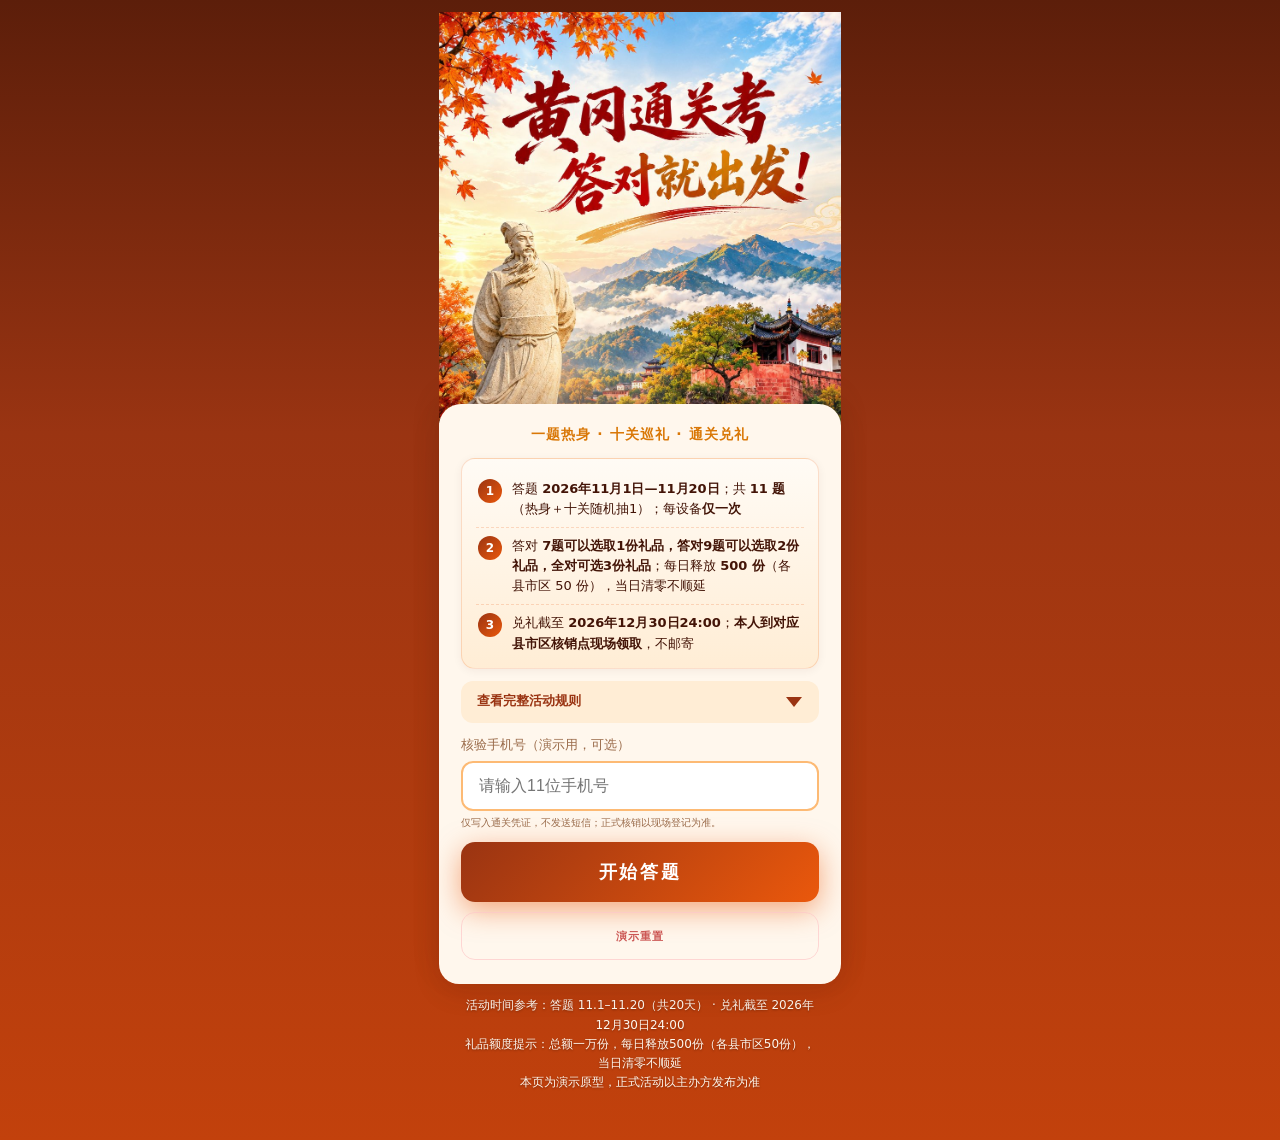
<file: index.html>
<!DOCTYPE html>
<html lang="zh-CN">
<head>
  <meta charset="UTF-8" />
  <meta name="viewport" content="width=device-width, initial-scale=1, viewport-fit=cover, maximum-scale=1" />
  <meta name="theme-color" content="#c2410c" />
  <meta name="description" content="黄冈通关考　答对就出发！——热身题＋十关文旅知识答题，通关兑礼。" />
  <title>黄冈通关考　答对就出发！</title>
  <link rel="icon" href="favicon.svg" type="image/svg+xml" />
  <link rel="stylesheet" href="styles.css?v=copy1" />
</head>
<body>
  <div id="app">

    <!-- 首页 -->
    <section id="screen-home" class="screen active home-with-poster">
      <div class="home-poster" aria-hidden="true">
        <img src="assets/home-kv.jpg?v=copy1" alt="" width="1080" height="1920" decoding="async" />
      </div>
      <div class="hero home-panel">
        <h1 class="visually-hidden">黄冈通关考　答对就出发！</h1>
        <p class="sub home-panel-kicker">一题热身 · 十关巡礼 · 通关兑礼</p>

        <ol class="rules-highlights">
          <li>答题 <strong>2026年11月1日—11月20日</strong>；共 <strong>11 题</strong>（热身＋十关随机抽1）；每设备<strong>仅一次</strong></li>
          <li>答对 <strong>7题可以选取1份礼品，答对9题可以选取2份礼品，全对可选3份礼品</strong>；每日释放 <strong>500 份</strong>（各县市区 50 份），当日清零不顺延</li>
          <li>兑礼截至 <strong>2026年12月30日24:00</strong>；<strong>本人到对应县市区核销点现场领取</strong>，不邮寄</li>
        </ol>

        <details class="rules-fold">
          <summary><span class="rules-fold-summary-row"><span class="rules-fold-label">查看完整活动规则</span><span class="rules-fold-chevron" aria-hidden="true"></span></span></summary>
          <div class="rules">
            <ul>
              <li>共 <strong>11 题</strong>：1 道热身题 ＋ 10 道关卡题（对应十个县市区）</li>
              <li>每关从 3 道备题中<strong>随机抽 1 道</strong></li>
              <li>答题时间：<strong>11月1日—11月20日</strong>（共20天）</li>
              <li>答对7题可以选取1份礼品，答对9题可以选取2份礼品，全对可选3份礼品</li>
              <li>礼品总额一万份；每日释放 <strong>500 份</strong>（各县市区 50 份），当日清零不顺延</li>
              <li>每账号 / 设备<strong>仅一次</strong>答题资格</li>
              <li>礼品须<strong>本人到对应县市区核销点现场领取</strong>，不邮寄；兑礼截至 <strong>2026年12月30日24:00</strong></li>
              <li>领取时出示通关凭证、转发凭证（话题 <em>#黄冈通关考答对就出发#大美黄冈此心安处</em>）及手机号</li>
            </ul>
          </div>
        </details>

        <div class="field field-compact">
          <label for="phone">核验手机号（演示用，可选）</label>
          <input id="phone" type="tel" inputmode="numeric" maxlength="11" placeholder="请输入11位手机号" autocomplete="tel" />
          <p class="hint">仅写入通关凭证，不发送短信；正式核销以现场登记为准。</p>
        </div>

        <p id="demo-dongpo-note" class="demo-dongpo-note" hidden>东坡关实景样例：按题库顺序作答 3 题，可重复试看实景。</p>
        <button type="button" class="btn btn-primary btn-cta" id="btn-start">开始答题</button>
        <button type="button" class="btn btn-ghost danger btn-demo-quiet" id="btn-demo-reset">演示重置</button>
        <div id="locked-note" class="locked-note" style="display:none"></div>
      </div>
      <p class="footer-tip">
        活动时间参考：答题 11.1–11.20（共20天） · 兑礼截至 2026年12月30日24:00<br />
        礼品额度提示：总额一万份，每日释放500份（各县市区50份），当日清零不顺延<br />
        本页为演示原型，正式活动以主办方发布为准
      </p>
    </section>

    <!-- 答题 -->
    <section id="screen-quiz" class="screen">
      <div class="quiz-card">
        <div class="progress-bar" aria-hidden="true"><div class="fill" id="progress-fill" style="width:0%"></div></div>
        <!-- 进度印章：交互按 state.answers 给 .stamp 加 is-done is-ok|is-bad；当前关 is-current -->
        <ol class="stamp-track" id="stamp-track" aria-label="答题进度 共11关">
          <li class="stamp is-current" data-i="0" title="热身题"><span class="stamp-face">热</span></li>
          <li class="stamp" data-i="1" title="黄州"><span class="stamp-face">黄</span></li>
          <li class="stamp" data-i="2" title="团风"><span class="stamp-face">团</span></li>
          <li class="stamp" data-i="3" title="红安"><span class="stamp-face">红</span></li>
          <li class="stamp" data-i="4" title="麻城"><span class="stamp-face">麻</span></li>
          <li class="stamp" data-i="5" title="罗田"><span class="stamp-face">罗</span></li>
          <li class="stamp" data-i="6" title="英山"><span class="stamp-face">英</span></li>
          <li class="stamp" data-i="7" title="浠水"><span class="stamp-face">浠</span></li>
          <li class="stamp" data-i="8" title="蕲春"><span class="stamp-face">蕲</span></li>
          <li class="stamp" data-i="9" title="武穴"><span class="stamp-face">武</span></li>
          <li class="stamp" data-i="10" title="黄梅"><span class="stamp-face">梅</span></li>
        </ol>
        <div class="meta">
          <span class="gate-tag" id="gate-tag">热身题</span>
          <span class="step-num" id="step-num">1 / 11</span>
        </div>
        <p class="q-text" id="q-text"></p>
        <div class="options" id="options"></div>
        <div class="explain" id="explain"></div>
        <div class="quiz-actions" id="quiz-actions"></div>
      </div>
    </section>

    <!-- 结果 -->
    <section id="screen-result" class="screen">
      <div class="result-card">
        <div class="emoji" id="result-emoji">🏆</div>
        <h2 id="result-title">恭喜通关！</h2>
        <div class="score-line" id="score-line">0 <span>/ 11 题正确</span></div>
        <div class="tier-badge tier-0" id="tier-badge">—</div>

        <div class="voucher voucher-ticket">
          <h4>✦ 通关凭证 ✦</h4>
          <div class="row"><span class="k">凭证码</span><span class="v code" id="v-code">—</span></div>
          <div class="row"><span class="k">得分</span><span class="v" id="v-score">—</span></div>
          <div class="row"><span class="k">兑礼资格</span><span class="v" id="v-gift">—</span></div>
          <div class="row"><span class="k">手机号</span><span class="v" id="v-phone">—</span></div>
          <div class="row"><span class="k">生成时间</span><span class="v" id="v-date">—</span></div>
          <div class="row" id="v-gifts-row" style="display:none"><span class="k">已选礼品</span><span class="v" id="v-gifts">—</span></div>
          <span class="seal-hint">黄冈文旅 · 通关凭证</span>
        </div>
        <p class="gift-history-tip" id="gift-history-tip" style="display:none"></p>

        <div class="detail-list" id="detail-list" style="display:none"></div>

        <div class="share-box">
          <strong>领取前请先转发</strong><br />
          将通关凭证转发至朋友圈 / 社交平台，并带话题：
          <span class="hashtag" id="hashtag-text">#黄冈通关考答对就出发#大美黄冈此心安处</span>
          <span class="share-verify">到场核验：通关凭证 ＋ 转发凭证 ＋ 手机号。礼品<strong>仅限本人现场自取</strong>，不邮寄。</span>
        </div>

        <p class="tip-quota">
          额度提示：活动礼品总额一万份；每日释放500份（每县市区50份），当日清零不顺延。具体以各县市区核销点当日库存为准。
        </p>

        <div class="btn-row">
          <button type="button" class="btn btn-primary" id="btn-pick-gifts" hidden>去选择礼品</button>
          <button type="button" class="btn btn-gold" id="btn-copy-tag">复制话题标签</button>
          <button type="button" class="btn btn-primary" id="btn-copy-voucher">复制通关凭证全文</button>
          <button type="button" class="btn btn-ghost" id="btn-back-home">返回首页</button>
        </div>
      </div>
      <p class="footer-tip">演示原型 · 黄冈文旅</p>
    </section>

    <!-- 选礼（有兑礼资格时） -->
    <section id="screen-gifts" class="screen">
      <div class="gift-card">
        <h2>选择礼品领取点</h2>
        <p class="gift-hint">可按资格选取 <strong id="gift-quota">0</strong> 份；选项对应黄冈十县市区<br />具体品类以各地核销点备案为准</p>
        <p class="gift-count">已选 <span class="n" id="gift-picked">0</span> / <span id="gift-max">0</span> · 还可选 <span class="n" id="gift-remain">0</span> 份</p>
        <div class="gift-grid" id="gift-grid">
          <!-- 由 app.js 填充十县市区选项 -->
        </div>
        <div class="btn-row">
          <button type="button" class="btn btn-primary" id="btn-gift-confirm" disabled>确认选择</button>
          <button type="button" class="btn btn-ghost" id="btn-gift-skip">返回结果页</button>
        </div>
      </div>
      <p class="footer-tip">多份礼品须分别到对应县市区现场领取 · 不邮寄</p>
    </section>

    <!-- 领取须知 -->
    <section id="screen-claim" class="screen">
      <div class="claim-card">
        <div class="emoji" id="claim-emoji">🎉</div>
        <h2 id="claim-title">恭喜通过</h2>
        <div class="score-line" id="claim-score-line">0 <span>/ 11 题正确</span></div>
        <div class="tier-badge tier-0" id="claim-tier-badge">—</div>

        <div class="claim-body" id="claim-body">
          请于 <span class="deadline" id="claim-deadline">2026年12月30日24:00</span> 前，本人前往所选礼品所属县市区的<strong>指定游客中心／核销点</strong>现场领取。
          <p class="place-line" id="claim-places"></p>
        </div>
        <div class="claim-picks" id="claim-picks-box">
          <h4>已选礼品／领取点</h4>
          <ul id="claim-pick-list"></ul>
        </div>
        <p class="claim-warn" id="claim-warn">
          逾期未到场领取的，名额自动失效，不予补发、不予折现。礼品仅限本人现场自取，不邮寄。领取须出示通关凭证、转发凭证并核验手机号。
        </p>

        <div class="voucher voucher-ticket" id="claim-voucher-box">
          <h4>✦ 通关凭证 ✦</h4>
          <div class="row"><span class="k">凭证码</span><span class="v code" id="c-code">—</span></div>
          <div class="row"><span class="k">得分</span><span class="v" id="c-score">—</span></div>
          <div class="row"><span class="k">兑礼资格</span><span class="v" id="c-gift">—</span></div>
          <div class="row"><span class="k">手机号</span><span class="v" id="c-phone">—</span></div>
          <div class="row"><span class="k">生成时间</span><span class="v" id="c-date">—</span></div>
          <span class="seal-hint">黄冈文旅 · 通关凭证</span>
        </div>

        <div class="detail-list" id="claim-detail-list" style="display:none"></div>

        <div class="share-box">
          <strong>领取前请先转发</strong><br />
          将通关凭证转发至朋友圈 / 社交平台，并带话题：
          <span class="hashtag" id="claim-hashtag">#黄冈通关考答对就出发#大美黄冈此心安处</span>
          <span class="share-verify">到场核验：通关凭证 ＋ 转发凭证 ＋ 手机号。礼品<strong>仅限本人现场自取</strong>，不邮寄。</span>
        </div>

        <div class="btn-row">
          <button type="button" class="btn btn-gold" id="btn-claim-copy-tag">复制话题标签</button>
          <button type="button" class="btn btn-primary" id="btn-claim-copy-voucher">复制通关凭证全文</button>
          <button type="button" class="btn btn-gold" id="btn-claim-copy">复制领取须知</button>
          <button type="button" class="btn btn-ghost" id="btn-claim-voucher">查看通关凭证卡</button>
          <button type="button" class="btn btn-ghost" id="btn-claim-home">返回首页</button>
        </div>
      </div>
      <p class="footer-tip">演示原型 · 兑礼截至 2026年12月30日24:00</p>
    </section>
  </div>

  <div class="toast" id="toast" role="status"></div>
  <div id="photo-lightbox" class="photo-lightbox" hidden>
    <button type="button" class="lb-close" id="lb-close" aria-label="关闭">×</button>
    <img id="lb-img" alt="东坡赤壁实景" />
  </div>
  <!-- SFX: SFXMint learning pack, CC0 -->
  <script src="app.js?v=sfx5"></script>
</body>
</html>
</file>
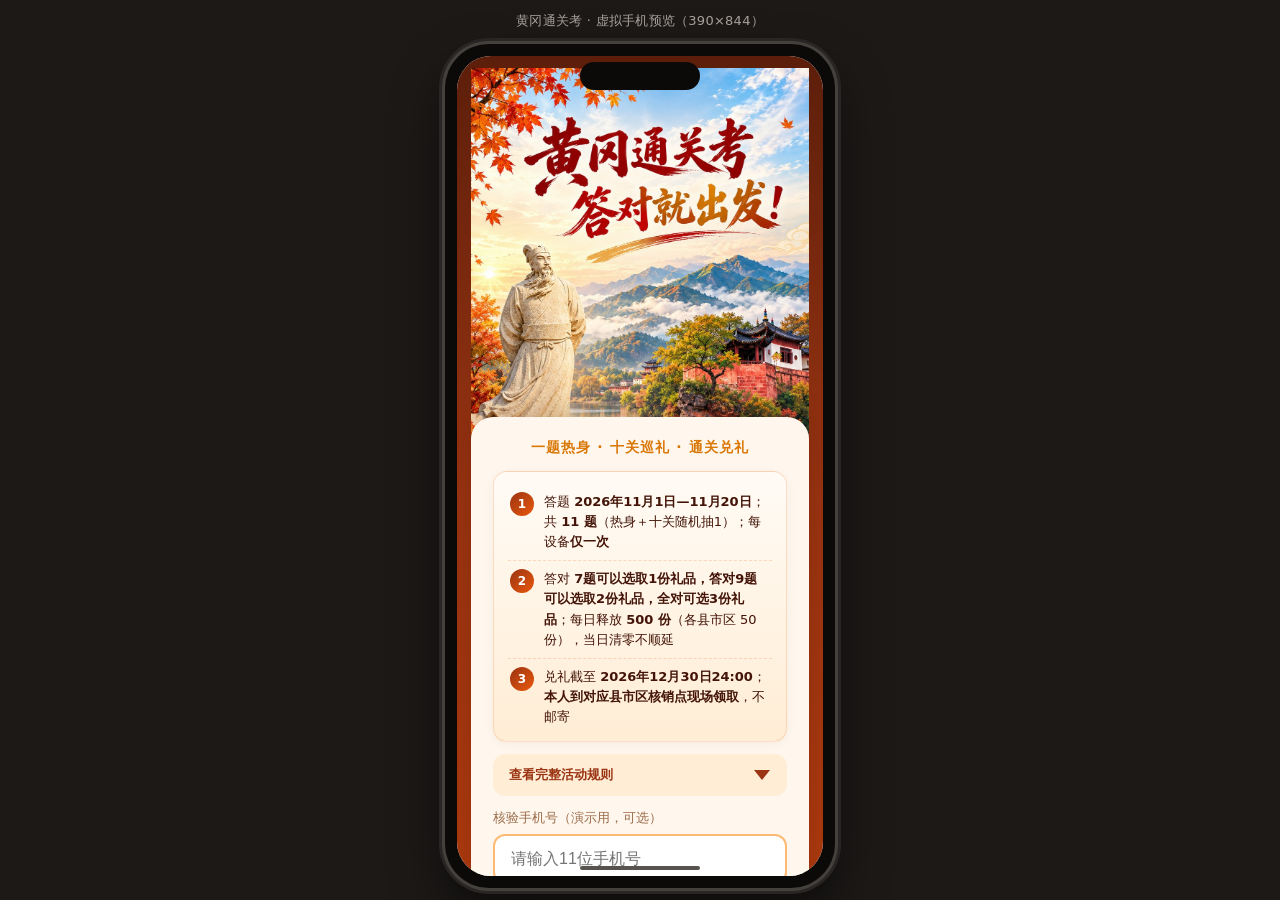
<file: preview-phone.html>
<!DOCTYPE html>
<html lang="zh-CN">
<head>
  <meta charset="UTF-8" />
  <meta name="viewport" content="width=device-width, initial-scale=1" />
  <title>通关考 · 手机预览</title>
  <style>
    * { box-sizing: border-box; }
    html, body {
      margin: 0; height: 100%;
      background: #1c1917;
      display: flex; align-items: center; justify-content: center;
      font-family: system-ui, sans-serif;
    }
    .stage { display: flex; flex-direction: column; align-items: center; gap: 14px; }
    .label { color: #a8a29e; font-size: 13px; letter-spacing: 0.02em; }
    .phone {
      width: 390px; height: 844px;
      border-radius: 44px;
      background: #0c0a09;
      padding: 12px;
      box-shadow:
        0 0 0 3px #44403c,
        0 0 0 6px #292524,
        0 25px 50px rgba(0,0,0,.55);
      position: relative;
    }
    .notch {
      position: absolute; top: 18px; left: 50%; transform: translateX(-50%);
      width: 120px; height: 28px; background: #0c0a09;
      border-radius: 20px; z-index: 2;
    }
    .screen {
      width: 100%; height: 100%;
      border-radius: 34px; overflow: hidden;
      background: #fff;
    }
    iframe { width: 100%; height: 100%; border: 0; display: block; }
    .home-bar {
      position: absolute; bottom: 18px; left: 50%; transform: translateX(-50%);
      width: 120px; height: 4px; background: #57534e; border-radius: 4px; z-index: 2;
    }
  </style>
</head>
<body>
  <div class="stage">
    <div class="label">黄冈通关考 · 虚拟手机预览（390×844）</div>
    <div class="phone">
      <div class="notch"></div>
      <div class="screen">
        <iframe src="./index.html" title="通关考答题页"></iframe>
      </div>
      <div class="home-bar"></div>
    </div>
  </div>
</body>
</html>
</file>
<file: styles.css>
/* 黄冈通关考 — mobile-first 暖橙秋色（赏秋红叶感） */
:root {
  /* 变量名保留兼容 class；取值改为暖橙／琥珀／米奶油 */
  --red-deep: #9a3412;
  --red: #ea580c;
  --red-soft: #fb923c;
  --gold: #d97706;
  --gold-light: #fcd34d;
  --cream: #fff7ed;
  --cream-dark: #ffedd5;
  --ink: #431407;
  --ink-soft: #7c2d12;
  --muted: #9a6b4a;
  --ok: #3f6212;
  --ok-bg: #ecfccb;
  --bad: #b91c1c;
  --bad-bg: #fee2e2;
  --white: #ffffff;
  --shadow: 0 8px 28px rgba(67, 20, 7, 0.12);
  --radius: 16px;
  --safe-b: env(safe-area-inset-bottom, 0px);
  --safe-t: env(safe-area-inset-top, 0px);
}

*, *::before, *::after { box-sizing: border-box; margin: 0; padding: 0; }

html { -webkit-text-size-adjust: 100%; }

body {
  font-family: "PingFang SC", "Hiragino Sans GB", "Microsoft YaHei",
    "Noto Sans SC", system-ui, -apple-system, sans-serif;
  background: linear-gradient(180deg, #5c1e0a 0%, #9a3412 38%, #c2410c 100%);
  color: var(--ink);
  min-height: 100dvh;
  line-height: 1.55;
  padding: var(--safe-t) 0 var(--safe-b);
}

#app {
  max-width: 430px;
  margin: 0 auto;
  min-height: 100dvh;
  padding: 12px 14px 28px;
  position: relative;
}

.screen { display: none; animation: fadeIn 0.35s ease; }
.screen.active { display: block; }

@keyframes fadeIn {
  from { opacity: 0; transform: translateY(10px); }
  to { opacity: 1; transform: none; }
}

/* —— 首页 —— */
.hero {
  background: var(--cream);
  border-radius: 20px;
  padding: 28px 22px 24px;
  box-shadow: var(--shadow);
  text-align: center;
  position: relative;
  overflow: hidden;
}

.hero::before {
  content: "";
  position: absolute;
  top: 0; left: 0; right: 0;
  height: 6px;
  background: linear-gradient(90deg, var(--gold), var(--red), var(--gold));
}

.badge {
  display: inline-block;
  background: linear-gradient(135deg, var(--red-deep), var(--red));
  color: var(--gold-light);
  font-size: 12px;
  letter-spacing: 0.12em;
  padding: 4px 14px;
  border-radius: 999px;
  margin-bottom: 14px;
  font-weight: 600;
}

.hero h1 {
  font-size: 26px;
  font-weight: 800;
  color: var(--red-deep);
  letter-spacing: 0.06em;
  line-height: 1.35;
  margin-bottom: 6px;
}

.hero .sub {
  font-size: 14px;
  color: var(--gold);
  font-weight: 600;
  margin-bottom: 18px;
  letter-spacing: 0.08em;
}

.rules {
  text-align: left;
  background: var(--cream-dark);
  border-radius: 12px;
  padding: 14px 16px;
  font-size: 13px;
  color: var(--ink-soft);
  margin-bottom: 18px;
}

.rules h3 {
  font-size: 14px;
  color: var(--red-deep);
  margin-bottom: 8px;
  display: flex;
  align-items: center;
  gap: 6px;
}

.rules ul { padding-left: 1.15em; }
.rules li { margin-bottom: 5px; }
.rules li::marker { color: var(--gold); }

.field {
  text-align: left;
  margin-bottom: 16px;
}

.field label {
  display: block;
  font-size: 13px;
  color: var(--ink-soft);
  margin-bottom: 6px;
  font-weight: 600;
}

.field input {
  width: 100%;
  padding: 14px 16px;
  font-size: 16px;
  border: 2px solid #fdba74;
  border-radius: 12px;
  background: var(--white);
  color: var(--ink);
  outline: none;
  transition: border-color 0.2s;
}

.field input:focus { border-color: var(--red); }
.field .hint { font-size: 11px; color: var(--muted); margin-top: 4px; }

.btn {
  display: block;
  width: 100%;
  padding: 16px 20px;
  font-size: 17px;
  font-weight: 700;
  border: none;
  border-radius: 14px;
  cursor: pointer;
  letter-spacing: 0.08em;
  transition: transform 0.15s, box-shadow 0.15s, opacity 0.15s;
  -webkit-tap-highlight-color: transparent;
  font-family: inherit;
}

.btn:active { transform: scale(0.98); }
.btn:disabled { opacity: 0.45; cursor: not-allowed; transform: none; }
/* hidden 须压过 .btn { display:block } */
.btn[hidden],
button[hidden],
[hidden] {
  display: none !important;
}


.btn-primary {
  background: linear-gradient(135deg, var(--red-deep) 0%, var(--red) 100%);
  color: var(--white);
  box-shadow: 0 6px 20px rgba(234, 88, 12, 0.4);
}

.btn-gold {
  background: linear-gradient(135deg, #b45309, var(--gold));
  color: var(--white);
  box-shadow: 0 6px 20px rgba(217, 119, 6, 0.35);
}

.btn-ghost {
  background: transparent;
  color: var(--ink-soft);
  border: 1.5px solid #fdba74;
  font-size: 14px;
  font-weight: 600;
  padding: 12px;
  margin-top: 10px;
}

.btn-ghost.danger {
  color: var(--bad);
  border-color: #f87171;
  background: rgba(254, 226, 226, 0.55);
  font-size: 13px;
  font-weight: 700;
}

.locked-note {
  margin-top: 14px;
  padding: 12px;
  background: #fff3cd;
  border-radius: 10px;
  font-size: 13px;
  color: #856404;
  text-align: left;
}

.footer-tip {
  margin-top: 18px;
  font-size: 12px;
  color: #fff7ed;
  text-shadow: 0 1px 2px rgba(67, 20, 7, 0.45);
  text-align: center;
  line-height: 1.6;
  padding: 0 8px;
}

/* —— 答题 —— */
.quiz-card {
  background: var(--cream);
  border-radius: 20px;
  padding: 20px 18px 22px;
  box-shadow: var(--shadow);
}

.progress-bar {
  height: 6px;
  background: #fed7aa;
  border-radius: 999px;
  overflow: hidden;
  margin-bottom: 14px;
}

.progress-bar .fill {
  height: 100%;
  background: linear-gradient(90deg, var(--gold), var(--red));
  border-radius: 999px;
  transition: width 0.4s ease;
}

.meta {
  display: flex;
  justify-content: space-between;
  align-items: center;
  margin-bottom: 16px;
  gap: 8px;
}

.gate-tag {
  background: linear-gradient(135deg, var(--red-deep), var(--red));
  color: var(--gold-light);
  font-size: 13px;
  font-weight: 700;
  padding: 5px 12px;
  border-radius: 8px;
  letter-spacing: 0.05em;
}

.step-num {
  font-size: 13px;
  color: var(--muted);
  font-weight: 600;
}

.q-text {
  font-size: 17px;
  font-weight: 700;
  color: var(--ink);
  margin-bottom: 18px;
  line-height: 1.5;
}

.options { display: flex; flex-direction: column; gap: 10px; }

.opt {
  display: flex;
  align-items: flex-start;
  gap: 12px;
  padding: 14px 14px;
  background: var(--white);
  border: 2px solid #fdba74;
  border-radius: 14px;
  cursor: pointer;
  text-align: left;
  font-size: 15px;
  color: var(--ink);
  font-family: inherit;
  transition: border-color 0.15s, background 0.15s;
  -webkit-tap-highlight-color: transparent;
  line-height: 1.45;
  width: 100%;
}

.opt:active:not(:disabled) { border-color: var(--red-soft); }
.opt:disabled { cursor: default; }

.opt .letter {
  flex-shrink: 0;
  width: 28px;
  height: 28px;
  border-radius: 50%;
  background: var(--cream-dark);
  color: var(--red-deep);
  font-weight: 800;
  font-size: 13px;
  display: flex;
  align-items: center;
  justify-content: center;
}

.opt.selected { border-color: var(--red); background: #ffedd5; }
.opt.correct {
  border-color: var(--ok);
  background: var(--ok-bg);
}
.opt.correct .letter { background: var(--ok); color: #fff; }
.opt.wrong {
  border-color: var(--bad);
  background: var(--bad-bg);
}
.opt.wrong .letter { background: var(--bad); color: #fff; }
.opt.dim { opacity: 0.45; }

/* —— 解析 —— */
.explain {
  margin-top: 16px;
  padding: 14px;
  border-radius: 12px;
  font-size: 13px;
  line-height: 1.55;
  display: none;
}

.explain.show { display: block; animation: fadeIn 0.3s ease; }
.explain.ok { background: var(--ok-bg); color: var(--ok); }
.explain.bad { background: var(--bad-bg); color: var(--bad); }
.explain .title { font-weight: 800; margin-bottom: 4px; font-size: 14px; }
.explain .body { color: var(--ink-soft); }

.explain-photo {
  display: block;
  width: 100%;
  margin: 10px 0 0;
  padding: 0;
  border: 0;
  background: transparent;
  cursor: zoom-in;
  border-radius: 12px;
  -webkit-tap-highlight-color: transparent;
  font: inherit;
}
.explain-photo img {
  display: block;
  width: 100%;
  height: auto;
  aspect-ratio: 16 / 9;
  object-fit: cover;
  border-radius: 12px;
  background: #fed7aa;
  border: 1px solid rgba(154, 52, 18, 0.16);
  box-shadow: 0 4px 14px rgba(67, 20, 7, 0.12);
}

.photo-lightbox {
  position: fixed;
  inset: 0;
  z-index: 120;
  display: flex;
  align-items: center;
  justify-content: center;
  padding: calc(56px + var(--safe-t)) 16px calc(24px + var(--safe-b));
  background: rgba(28, 12, 6, 0.88);
}
.photo-lightbox[hidden] { display: none !important; }
.photo-lightbox img {
  display: block;
  max-width: 100%;
  max-height: 100%;
  width: auto;
  height: auto;
  object-fit: contain;
  border-radius: 12px;
  background: #1c0c06;
  box-shadow: 0 12px 40px rgba(0, 0, 0, 0.45);
}
.lb-close {
  position: absolute;
  top: calc(12px + var(--safe-t));
  right: 12px;
  width: 44px;
  height: 44px;
  border: 0;
  border-radius: 50%;
  background: rgba(255, 247, 237, 0.95);
  color: var(--red-deep);
  font-size: 28px;
  line-height: 1;
  font-weight: 600;
  cursor: pointer;
  font-family: inherit;
  box-shadow: 0 4px 14px rgba(0, 0, 0, 0.28);
}
body.lb-open { overflow: hidden; }

.demo-dongpo-note {
  margin: 0 0 10px;
  padding: 8px 10px;
  font-size: 12px;
  line-height: 1.45;
  text-align: left;
  color: var(--ink-soft);
  background: #fff7ed;
  border: 1px dashed rgba(217, 119, 6, 0.55);
  border-radius: 10px;
}

.quiz-actions { margin-top: 16px; }

/* —— 结果 —— */
.result-card {
  background: var(--cream);
  border-radius: 20px;
  padding: 26px 20px 22px;
  box-shadow: var(--shadow);
  text-align: center;
}

.result-card .emoji { font-size: 42px; margin-bottom: 8px; }

.result-card h2 {
  font-size: 22px;
  color: var(--red-deep);
  font-weight: 800;
  margin-bottom: 6px;
}

.score-line {
  font-size: 28px;
  font-weight: 800;
  color: var(--gold);
  margin: 10px 0 4px;
}

.score-line span { color: var(--ink); font-size: 16px; font-weight: 600; }

.tier-badge {
  display: inline-block;
  margin: 10px 0 16px;
  padding: 8px 18px;
  border-radius: 999px;
  font-size: 14px;
  font-weight: 700;
  letter-spacing: 0.05em;
}

.tier-0 { background: #fed7aa; color: var(--muted); }
.tier-1 { background: #d4edda; color: var(--ok); }
.tier-2 { background: #fef3c7; color: #92400e; }
.tier-3 { background: linear-gradient(135deg, #fde68a, #f59e0b); color: #78350f; }

.voucher {
  position: relative;
  /* 票面底 + 上下虚线；左右撕口用伪元素圆抠在奶油卡上 */
  background-color: #fffbeb;
  background-image:
    repeating-linear-gradient(90deg, #f59e0b 0 5px, transparent 5px 10px),
    repeating-linear-gradient(90deg, #f59e0b 0 5px, transparent 5px 10px),
    linear-gradient(180deg, #fffbeb 0%, #ffffff 45%, #fff7ed 100%);
  background-size: calc(100% - 28px) 1.5px, calc(100% - 28px) 1.5px, 100% 100%;
  background-position: center 11px, center calc(100% - 11px), 0 0;
  background-repeat: no-repeat;
  border: 2px solid #d97706;
  border-radius: 14px;
  padding: 22px 18px 18px;
  text-align: left;
  margin: 8px 6px 16px;
  box-shadow:
    0 0 0 3px rgba(217, 119, 6, 0.12),
    0 10px 28px rgba(67, 20, 7, 0.1);
  overflow: visible;
}

/* 左右半圆撕口：圆心在边线上，填奶油卡底色，描金边 */
.voucher::before,
.voucher::after {
  content: "";
  position: absolute;
  top: 50%;
  width: 18px;
  height: 18px;
  margin-top: -9px;
  border-radius: 50%;
  background: var(--cream);
  border: 2px solid #d97706;
  box-sizing: border-box;
  pointer-events: none;
  z-index: 2;
}
.voucher::before { left: -11px; }
.voucher::after { right: -11px; }

.voucher h4 {
  font-size: 14px;
  color: var(--red-deep);
  letter-spacing: 0.18em;
  margin-bottom: 12px;
  text-align: center;
  font-weight: 800;
}

.voucher .row {
  display: flex;
  justify-content: space-between;
  font-size: 13px;
  padding: 4px 0;
  border-bottom: 1px solid #fed7aa;
  gap: 8px;
}

.voucher .row:last-child { border-bottom: none; }
.voucher .k { color: var(--muted); flex-shrink: 0; }
.voucher .v { color: var(--ink); font-weight: 600; text-align: right; word-break: break-all; }
.voucher .code {
  font-family: ui-monospace, "SF Mono", Menlo, Consolas, monospace;
  font-size: 16px;
  font-weight: 800;
  letter-spacing: 0.08em;
  color: var(--red-deep);
}

.share-box {
  background: var(--cream-dark);
  border-radius: 12px;
  padding: 14px;
  text-align: left;
  font-size: 13px;
  color: var(--ink-soft);
  margin-bottom: 14px;
}

.share-box strong { color: var(--red-deep); }
.hashtag {
  display: block;
  margin: 8px 0;
  padding: 10px;
  background: var(--white);
  border-radius: 8px;
  color: var(--red);
  font-weight: 700;
  font-size: 13px;
  word-break: break-all;
  text-align: center;
}

.tip-quota {
  font-size: 12px;
  color: var(--muted);
  background: #fffbeb;
  border-radius: 10px;
  padding: 10px 12px;
  text-align: left;
  margin-bottom: 14px;
  line-height: 1.5;
}

.btn-row { display: flex; flex-direction: column; gap: 8px; }

.toast {
  position: fixed;
  left: 50%;
  top: calc(16px + var(--safe-t));
  bottom: auto;
  transform: translateX(-50%) translateY(-12px);
  background: rgba(67, 20, 7, 0.92);
  color: #fff;
  padding: 10px 20px;
  border-radius: 999px;
  font-size: 14px;
  opacity: 0;
  pointer-events: none;
  transition: opacity 0.25s, transform 0.25s;
  z-index: 99;
  white-space: nowrap;
  max-width: 90vw;
}

.toast.show {
  opacity: 1;
  transform: translateX(-50%) translateY(0);
}

.detail-list {
  text-align: left;
  margin: 12px 0 16px;
  font-size: 12px;
  color: var(--ink-soft);
  max-height: min(52vh, 360px);
  overflow-y: auto;
  -webkit-overflow-scrolling: touch;
  background: var(--cream-dark);
  border-radius: 10px;
  padding: 10px 12px;
}

.detail-list .d-row {
  display: flex;
  justify-content: space-between;
  padding: 3px 0;
  gap: 8px;
}

.detail-list .ok { color: var(--ok); font-weight: 700; }
.detail-list .bad { color: var(--bad); font-weight: 700; }

/* —— 竖屏体验补强（页面设计） —— */
.btn { min-height: 48px; }
.opt { min-height: 48px; }
.field input { min-height: 48px; }

.rules {
  line-height: 1.6;
}
.rules li { margin-bottom: 7px; }
.rules em {
  font-style: normal;
  color: var(--red-deep);
  font-weight: 600;
  word-break: break-all;
}

.hashtag {
  line-height: 1.45;
  user-select: all;
  -webkit-user-select: all;
}

.q-text { word-break: break-word; }
.opt > span:last-child { flex: 1; min-width: 0; }

.quiz-actions .btn + .btn { margin-top: 8px; }

.voucher-ticket .row .k {
  font-size: 12px;
}
.voucher-ticket .seal-hint {
  display: block;
  margin-top: 10px;
  text-align: center;
  font-size: 11px;
  letter-spacing: 0.2em;
  color: rgba(185, 28, 28, 0.55);
  font-weight: 700;
}

@media (max-width: 360px) {
  .hero h1 { font-size: 22px; }
  .q-text { font-size: 16px; }
  .hero { padding: 22px 16px 20px; }
  .quiz-card, .result-card { padding-left: 14px; padding-right: 14px; }
}

@media (prefers-reduced-motion: reduce) {
  .screen,
  .explain.show,
  .toast,
  .progress-bar .fill {
    animation: none !important;
    transition: none !important;
  }
}


/* —— 选礼 / 领取须知（页面设计） —— */
.gift-card, .claim-card {
  background: var(--cream);
  border-radius: 20px;
  padding: 22px 18px 20px;
  box-shadow: var(--shadow);
}

.gift-card h2, .claim-card h2 {
  font-size: 20px;
  font-weight: 800;
  color: var(--red-deep);
  text-align: center;
  margin-bottom: 6px;
}

.gift-hint {
  text-align: center;
  font-size: 13px;
  color: var(--ink-soft);
  margin-bottom: 14px;
}

.gift-hint strong { color: var(--red); }

.gift-grid {
  display: grid;
  grid-template-columns: 1fr 1fr;
  gap: 10px;
  margin-bottom: 14px;
}

.gift-opt {
  display: flex;
  flex-direction: column;
  align-items: flex-start;
  gap: 4px;
  text-align: left;
  padding: 14px 12px;
  min-height: 76px;
  background: var(--white);
  border: 2px solid #fdba74;
  border-radius: 14px;
  cursor: pointer;
  font-family: inherit;
  color: var(--ink);
  -webkit-tap-highlight-color: transparent;
  transition: border-color 0.15s, background 0.15s, box-shadow 0.15s;
  width: 100%;
}

.gift-opt:active { transform: scale(0.98); }
.gift-opt .place {
  font-size: 15px;
  font-weight: 800;
  color: var(--red-deep);
}
.gift-opt .desc {
  font-size: 11px;
  color: var(--muted);
  line-height: 1.35;
}
.gift-opt.selected {
  border-color: var(--red);
  background: #ffedd5;
  box-shadow: 0 0 0 2px rgba(234, 88, 12, 0.35), inset 0 0 0 1px rgba(234, 88, 12, 0.2);
  position: relative;
}
.gift-opt.selected::after {
  content: "✓";
  position: absolute;
  top: 8px;
  right: 10px;
  width: 22px;
  height: 22px;
  border-radius: 50%;
  background: var(--red);
  color: #fff;
  font-size: 13px;
  font-weight: 800;
  display: flex;
  align-items: center;
  justify-content: center;
  line-height: 1;
}
.gift-opt.selected .place { color: var(--red); padding-right: 28px; }
.gift-opt:disabled {
  opacity: 0.4;
  cursor: not-allowed;
}

.gift-count {
  font-size: 13px;
  text-align: center;
  color: var(--ink-soft);
  margin-bottom: 12px;
}
.gift-count .n { color: var(--gold); font-weight: 800; font-size: 16px; }

.claim-card .emoji { font-size: 42px; text-align: center; margin-bottom: 6px; }

.claim-body {
  background: var(--cream-dark);
  border-radius: 12px;
  padding: 14px 16px;
  font-size: 14px;
  color: var(--ink);
  line-height: 1.65;
  margin: 12px 0 14px;
}
.claim-body .deadline {
  display: inline-block;
  color: var(--red-deep);
  font-weight: 800;
  font-size: 16px;
  background: #ffedd5;
  border-radius: 8px;
  padding: 2px 8px;
  margin: 0 2px;
}
.claim-body .place-line { margin-top: 8px; }
.claim-warn {
  font-size: 12px;
  color: var(--bad);
  background: var(--bad-bg);
  border-radius: 10px;
  padding: 10px 12px;
  line-height: 1.55;
  margin-bottom: 14px;
}
.claim-picks {
  text-align: left;
  font-size: 13px;
  color: var(--ink-soft);
  background: var(--white);
  border: 1.5px dashed var(--gold);
  border-radius: 12px;
  padding: 12px 14px;
  margin-bottom: 14px;
}
.claim-picks h4 {
  font-size: 12px;
  color: var(--gold);
  letter-spacing: 0.08em;
  margin-bottom: 8px;
}
.claim-picks li { margin-left: 1.1em; margin-bottom: 4px; }


/* —— 选礼历史提示 / 须知页补强 —— */
.gift-history-tip {
  font-size: 13px;
  color: var(--bad);
  background: var(--bad-bg);
  border-radius: 10px;
  padding: 10px 12px;
  line-height: 1.5;
  margin: 10px 0 12px;
}
.claim-card .score-line { margin: 8px 0 6px; }
.claim-card .tier-badge { margin-bottom: 12px; }
.claim-card .voucher { margin: 12px 0; }
.claim-card .share-box { margin-bottom: 12px; }
.voucher .row#v-gifts-row .v {
  text-align: right;
  max-width: 62%;
  word-break: break-word;
  font-size: 13px;
  font-weight: 600;
}


/* —— UI抛光①：三条要点＋折叠规则＋主按钮（无海报） —— */
.rules-highlights {
  list-style: none;
  counter-reset: rh;
  margin: 0 0 12px;
  padding: 12px 14px;
  text-align: left;
  background: linear-gradient(180deg, #fffbf5 0%, var(--cream-dark, #f5e6d3) 100%);
  border: 1px solid rgba(234, 88, 12, 0.18);
  border-radius: 14px;
  box-shadow: 0 2px 10px rgba(67, 20, 7, 0.06);
}
.rules-highlights li {
  position: relative;
  counter-increment: rh;
  padding: 8px 4px 8px 36px;
  font-size: 13px;
  line-height: 1.55;
  color: var(--ink);
  border-bottom: 1px dashed rgba(234, 88, 12, 0.2);
}
.rules-highlights li:last-child { border-bottom: none; padding-bottom: 2px; }
.rules-highlights li::before {
  content: counter(rh);
  position: absolute;
  left: 2px;
  top: 8px;
  width: 24px;
  height: 24px;
  border-radius: 50%;
  background: linear-gradient(135deg, var(--red-deep), var(--red));
  color: #fff;
  font-size: 12px;
  font-weight: 800;
  display: flex;
  align-items: center;
  justify-content: center;
  line-height: 24px;
  text-align: center;
}

.rules-fold {
  text-align: left;
  margin-bottom: 12px;
  border-radius: 12px;
  background: var(--cream-dark, #f5e6d3);
  overflow: hidden;
}
.rules-fold > summary {
  list-style: none;
  cursor: pointer;
  padding: 12px 16px;
  font-size: 13px;
  font-weight: 700;
  color: var(--red-deep);
  /* WeChat/X5 ignores display:flex on summary itself; keep this a plain block. */
  display: block;
  -webkit-tap-highlight-color: transparent;
  user-select: none;
}
.rules-fold > summary::-webkit-details-marker { display: none; }
.rules-fold > summary::marker { content: none; }
/* Flex row lives on the inner wrapper so the caret stays beside the label in WeChat. */
.rules-fold-summary-row {
  display: -webkit-box;
  display: -webkit-flex;
  display: flex;
  -webkit-box-orient: horizontal;
  -webkit-box-direction: normal;
  -webkit-flex-direction: row;
  flex-direction: row;
  -webkit-flex-wrap: nowrap;
  flex-wrap: nowrap;
  -webkit-box-align: center;
  -webkit-align-items: center;
  align-items: center;
  -webkit-box-pack: justify;
  -webkit-justify-content: space-between;
  justify-content: space-between;
  width: 100%;
  gap: 12px;
  color: var(--red-deep);
  white-space: nowrap;
}
.rules-fold-label {
  -webkit-box-flex: 1;
  -webkit-flex: 1 1 auto;
  flex: 1 1 auto;
  min-width: 0;
  white-space: nowrap;
  line-height: 1.3;
  color: inherit;
}
/* 18px slot so the caret stays on the label row and stays readable on narrow phones */
.rules-fold-chevron {
  -webkit-flex: 0 0 18px;
  flex: 0 0 18px;
  width: 18px;
  height: 18px;
  min-width: 18px;
  display: -webkit-flex;
  display: flex;
  -webkit-align-items: center;
  align-items: center;
  -webkit-justify-content: center;
  justify-content: center;
  color: inherit;
  line-height: 0;
  transition: transform 0.2s ease;
}
.rules-fold-chevron::before {
  content: "";
  display: block;
  width: 0;
  height: 0;
  border-left: 8px solid transparent;
  border-right: 8px solid transparent;
  border-top: 10px solid currentColor;
}
.rules-fold[open] > summary .rules-fold-chevron { transform: rotate(180deg); }
.rules-fold .rules {
  margin: 0;
  border-radius: 0;
  padding-top: 0;
  background: transparent;
  box-shadow: none;
}
.rules-fold .rules ul { padding-bottom: 4px; }

.btn-cta {
  font-size: 18px;
  padding: 18px 20px;
  min-height: 56px;
  box-shadow: 0 8px 28px rgba(234, 88, 12, 0.5);
  margin-bottom: 10px;
  letter-spacing: 0.14em;
}

.field-compact { margin-bottom: 12px; }
.field-compact label { font-weight: 500; color: var(--muted); }
.field-compact .hint { font-size: 10px; }

.btn-demo-quiet {
  margin-top: 6px;
  padding: 8px 12px;
  font-size: 11px !important;
  font-weight: 600 !important;
  opacity: 0.72;
  background: transparent !important;
  border-color: #fecaca !important;
}


/* —— UI抛光②：凭证票根金边／撕边感 —— */
.share-box {
  border: 1.5px dashed rgba(217, 119, 6, 0.55);
  background: linear-gradient(180deg, #fff7ed, #ffedd5);
}
.share-box .hashtag {
  display: block;
  width: fit-content;
  max-width: 100%;
  box-sizing: border-box;
  margin: 8px 0 10px;
  padding: 8px 10px;
  border-radius: 8px;
  background: rgba(255, 255, 255, 0.85);
  border: 1px dashed var(--gold);
  color: var(--red-deep);
  font-weight: 700;
  line-height: 1.45;
  word-break: break-all;
}


/* 领取页奶油底与结果页一致，撕口同色 */
.claim-card .voucher::before,
.claim-card .voucher::after {
  background: var(--cream);
}

.share-box .share-verify {
  display: block;
  margin-top: 2px;
  line-height: 1.55;
}


/* —— UI抛光③：进度印章条＋轻反馈 —— */
.stamp-track {
  list-style: none;
  display: flex;
  flex-wrap: nowrap;
  justify-content: space-between;
  gap: 4px;
  margin: 0 0 12px;
  padding: 2px 0 4px;
  overflow-x: auto;
  -webkit-overflow-scrolling: touch;
  scrollbar-width: none;
}
.stamp-track::-webkit-scrollbar { display: none; }

.stamp {
  flex: 1 1 0;
  min-width: 28px;
  max-width: 36px;
  aspect-ratio: 1;
  margin: 0 auto;
  position: relative;
}

.stamp-face {
  position: relative;
  display: grid;
  place-items: center;
  width: 100%;
  height: 100%;
  border-radius: 50%;
  border: 2px solid rgba(217, 119, 6, 0.4);
  background: #fff7ed;
  color: var(--muted);
  font-size: 11px;
  font-weight: 800;
  letter-spacing: 0;
  box-shadow: inset 0 0 0 1px rgba(255, 255, 255, 0.6);
  transition: background 0.2s, border-color 0.2s, color 0.2s, transform 0.2s, box-shadow 0.2s;
}

/* 未到 */
.stamp.is-todo .stamp-face,
.stamp:not(.is-current):not(.is-ok):not(.is-bad) .stamp-face {
  opacity: 0.72;
}

/* 当前关 */
.stamp.is-current .stamp-face {
  opacity: 1;
  border-color: var(--red);
  background: linear-gradient(145deg, #fff7ed, #fed7aa);
  color: var(--red-deep);
  box-shadow:
    0 0 0 3px rgba(234, 88, 12, 0.22),
    inset 0 0 0 1px rgba(255, 247, 237, 0.8);
  animation: stampPulse 1.4s ease-in-out infinite;
}

@keyframes stampPulse {
  0%, 100% { transform: scale(1); }
  50% { transform: scale(1.06); }
}

@media (prefers-reduced-motion: reduce) {
  .stamp.is-current .stamp-face { animation: none; }
  .stamp.is-ok .stamp-face,
  .stamp.is-bad .stamp-face,
  .explain.show,
  .opt.correct,
  .opt.wrong { animation: none !important; }
}

/* 答对：朱红印章感 */
.stamp.is-ok .stamp-face {
  opacity: 1;
  border-color: #b45309;
  background: radial-gradient(circle at 35% 30%, #fb923c, #c2410c 70%);
  color: #fff7ed;
  box-shadow: 0 2px 6px rgba(154, 52, 18, 0.35);
  animation: stampPop 0.35s ease;
}
.stamp.is-ok .stamp-face::after {
  content: "✓";
  position: absolute;
  right: -2px;
  bottom: -2px;
  width: 14px;
  height: 14px;
  border-radius: 50%;
  background: var(--ok);
  color: #fff;
  font-size: 9px;
  font-weight: 900;
  display: grid;
  place-items: center;
  line-height: 1;
  border: 1.5px solid #fff7ed;
}

/* 答错：淡墨印 */
.stamp.is-bad .stamp-face {
  opacity: 1;
  border-color: #9a6b4a;
  background: linear-gradient(145deg, #ffedd5, #e7d5c3);
  color: var(--bad);
  animation: stampPop 0.35s ease;
}
.stamp.is-bad .stamp-face::after {
  content: "✗";
  position: absolute;
  right: -2px;
  bottom: -2px;
  width: 14px;
  height: 14px;
  border-radius: 50%;
  background: var(--bad);
  color: #fff;
  font-size: 9px;
  font-weight: 900;
  display: grid;
  place-items: center;
  line-height: 1;
  border: 1.5px solid #fff7ed;
}

@keyframes stampPop {
  0% { transform: scale(0.7); }
  70% { transform: scale(1.12); }
  100% { transform: scale(1); }
}

/* 轻反馈：选项／解析微弹 */
.opt.correct { animation: optFlashOk 0.45s ease; }
.opt.wrong { animation: optFlashBad 0.45s ease; }
@keyframes optFlashOk {
  0% { transform: scale(0.98); box-shadow: 0 0 0 0 rgba(63, 98, 18, 0.35); }
  60% { transform: scale(1.01); box-shadow: 0 0 0 6px rgba(63, 98, 18, 0); }
  100% { transform: none; box-shadow: none; }
}
@keyframes optFlashBad {
  0%, 40%, 80% { transform: translateX(0); }
  20% { transform: translateX(-4px); }
  60% { transform: translateX(4px); }
  100% { transform: none; }
}

.explain.show.ok,
.explain.show.bad {
  animation: explainIn 0.35s ease;
}
@keyframes explainIn {
  from { opacity: 0; transform: translateY(6px); }
  to { opacity: 1; transform: none; }
}

/* 答题卡瞬时描边闪（交互可短时加 .flash-ok / .flash-bad） */
.quiz-card.flash-ok {
  box-shadow: 0 0 0 3px rgba(63, 98, 18, 0.45), var(--shadow);
}
.quiz-card.flash-bad {
  box-shadow: 0 0 0 3px rgba(185, 28, 28, 0.35), var(--shadow);
}

/* —— 首页海报（本地预览 poster1） —— */
.visually-hidden {
  position: absolute !important;
  width: 1px; height: 1px;
  padding: 0; margin: -1px;
  overflow: hidden; clip: rect(0,0,0,0);
  white-space: nowrap; border: 0;
}
#screen-home.home-with-poster {
  padding: 0;
  gap: 0;
}
#screen-home.home-with-poster .home-poster {
  position: relative;
  width: 100%;
  height: min(48vh, 420px);
  overflow: hidden;
  background: #7a1f12;
}
#screen-home.home-with-poster .home-poster img {
  width: 100%;
  height: 100%;
  object-fit: cover;
  object-position: center top;
  display: block;
}
#screen-home.home-with-poster .home-panel {
  margin-top: -28px;
  position: relative;
  z-index: 2;
  border-radius: 22px 22px 20px 20px;
  padding-top: 20px;
  box-shadow: 0 -10px 28px rgba(90, 40, 10, 0.16), var(--shadow);
}
#screen-home.home-with-poster .home-panel::before {
  content: "";
  display: block;
  width: 44px;
  height: 4px;
  border-radius: 2px;
  background: var(--gold);
  margin: 0 auto 12px;
  opacity: 0.9;
  /* override gold top bar from .hero::before visual clash — keep thin accent */
}
#screen-home.home-with-poster .home-panel.hero::before {
  display: none;
}
#screen-home.home-with-poster .home-panel-kicker {
  margin-bottom: 12px;
}
#screen-home.home-with-poster .footer-tip {
  margin: 12px 14px 20px;
}
@media (max-width: 380px) {
  #screen-home.home-with-poster .home-poster {
    height: min(46vh, 380px);
  }
}
</file>
